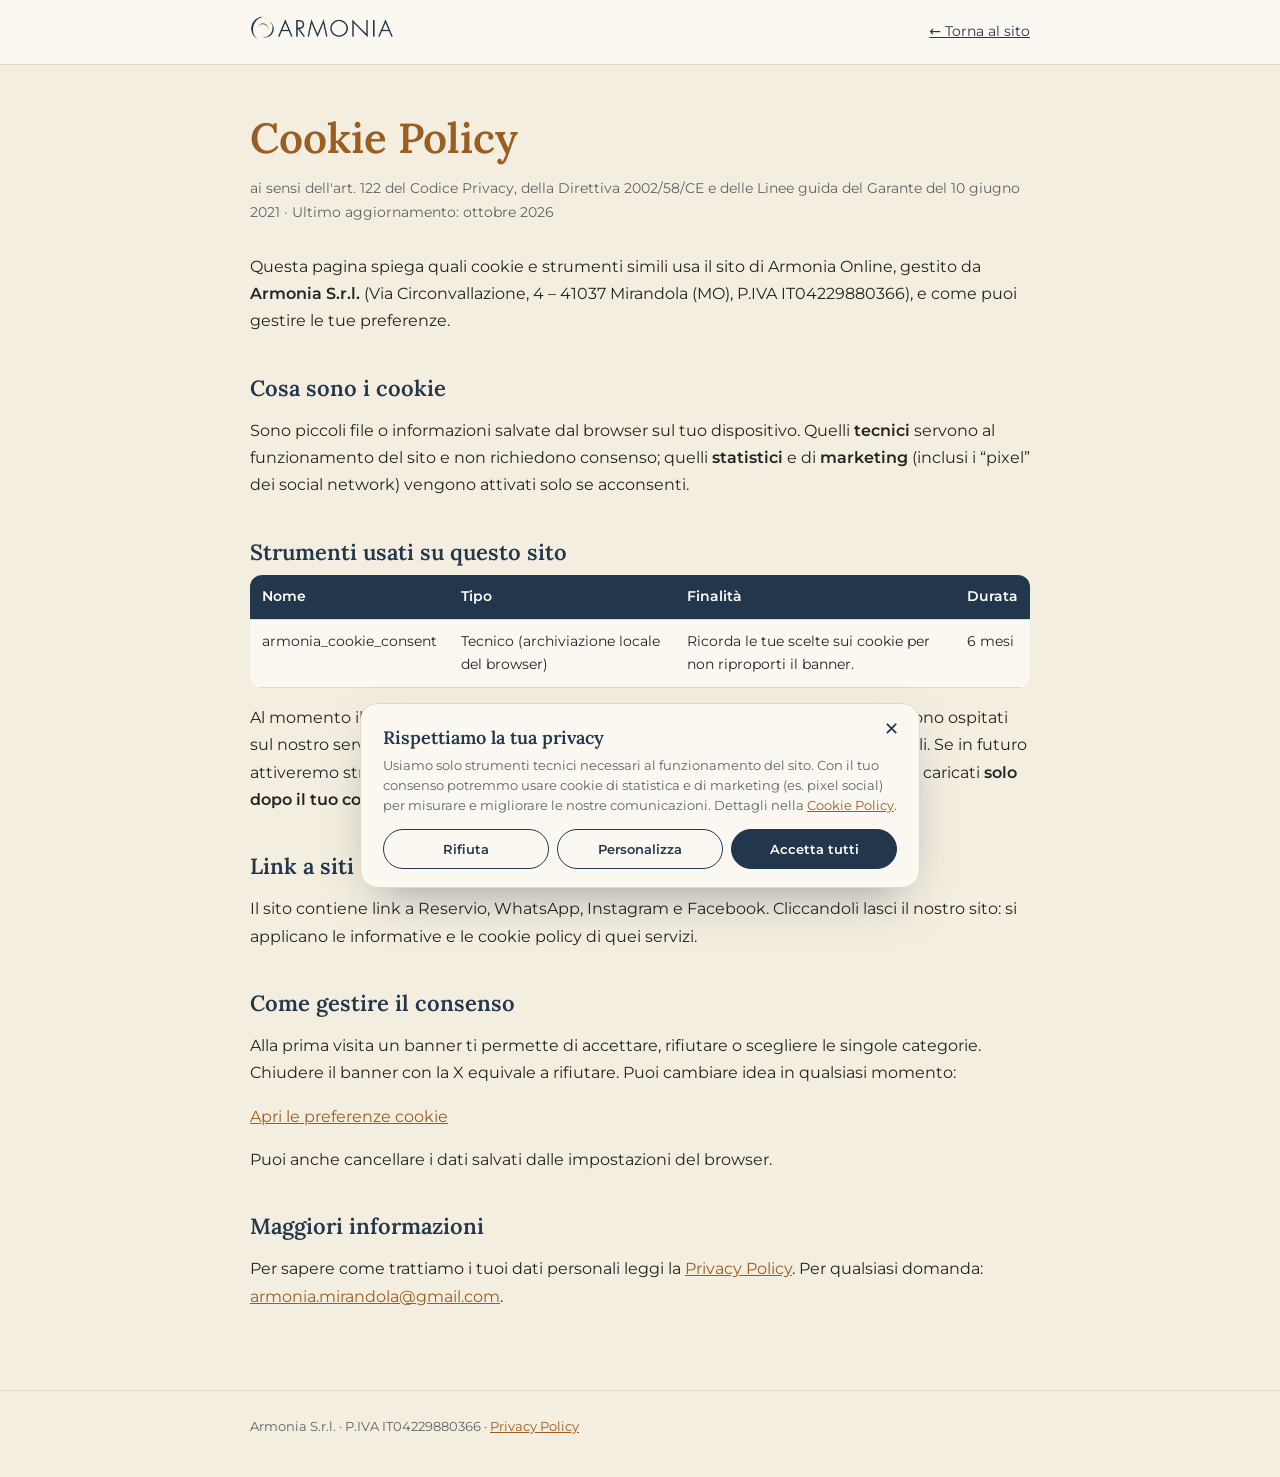
<file: cookie.html>
<!DOCTYPE html>
<html lang="it">
<head>
  <meta charset="UTF-8">
  <meta name="viewport" content="width=device-width, initial-scale=1">
  <meta http-equiv="Content-Security-Policy" content="upgrade-insecure-requests">
  <title>Cookie Policy — Armonia Online</title>
  <meta name="robots" content="noindex">
  <link rel="stylesheet" href="fonts/fonts.css">
  <link rel="stylesheet" href="legal.css">
  <!-- BOZZA: aggiornare la tabella ogni volta che si aggiunge uno strumento di terze parti (es. Meta Pixel). -->
</head>
<body>
<header><div class="in"><a href="index.html"><img src="img/logo-armonia.png" alt="Armonia"></a><a href="index.html">← Torna al sito</a></div></header>
<main>
  <h1>Cookie Policy</h1>
  <p class="upd">ai sensi dell'art. 122 del Codice Privacy, della Direttiva 2002/58/CE e delle Linee guida del Garante del 10 giugno 2021 · Ultimo aggiornamento: ottobre 2026</p>

  <p>Questa pagina spiega quali cookie e strumenti simili usa il sito di Armonia Online, gestito da <b>Armonia S.r.l.</b> (Via Circonvallazione, 4 – 41037 Mirandola (MO), P.IVA IT04229880366), e come puoi gestire le tue preferenze.</p>

  <h2>Cosa sono i cookie</h2>
  <p>Sono piccoli file o informazioni salvate dal browser sul tuo dispositivo. Quelli <b>tecnici</b> servono al funzionamento del sito e non richiedono consenso; quelli <b>statistici</b> e di <b>marketing</b> (inclusi i “pixel” dei social network) vengono attivati solo se acconsenti.</p>

  <h2>Strumenti usati su questo sito</h2>
  <div class="tw"><table>
    <tr><th>Nome</th><th>Tipo</th><th>Finalità</th><th>Durata</th></tr>
    <tr><td>armonia_cookie_consent</td><td>Tecnico (archiviazione locale del browser)</td><td>Ricorda le tue scelte sui cookie per non riproporti il banner.</td><td>6 mesi</td></tr>
    <!-- Esempio da aggiungere se si attiva il pixel:
    <tr><td>_fbp (Meta Pixel)</td><td>Marketing – terza parte (Meta Platforms Ireland)</td><td>Misurare le conversioni e mostrare annunci pertinenti.</td><td>3 mesi</td></tr>
    -->
  </table></div>
  <p>Al momento il sito <b>non usa cookie statistici né di marketing</b>. I caratteri tipografici sono ospitati sul nostro server, quindi non avviene alcuna connessione a servizi esterni per caricarli. Se in futuro attiveremo strumenti di questo tipo (es. Meta Pixel), verranno elencati qui e saranno caricati <b>solo dopo il tuo consenso</b>.</p>

  <h2>Link a siti esterni</h2>
  <p>Il sito contiene link a Reservio, WhatsApp, Instagram e Facebook. Cliccandoli lasci il nostro sito: si applicano le informative e le cookie policy di quei servizi.</p>

  <h2>Come gestire il consenso</h2>
  <p>Alla prima visita un banner ti permette di accettare, rifiutare o scegliere le singole categorie. Chiudere il banner con la X equivale a rifiutare. Puoi cambiare idea in qualsiasi momento:</p>
  <p><button class="link" type="button" data-cookie-prefs>Apri le preferenze cookie</button></p>
  <p>Puoi anche cancellare i dati salvati dalle impostazioni del browser.</p>

  <h2>Maggiori informazioni</h2>
  <p>Per sapere come trattiamo i tuoi dati personali leggi la <a href="privacy.html">Privacy Policy</a>. Per qualsiasi domanda: <a href="mailto:armonia.mirandola@gmail.com">armonia.mirandola@gmail.com</a>.</p>
</main>
<footer><div class="in">Armonia S.r.l. · P.IVA IT04229880366 · <a href="privacy.html">Privacy Policy</a></div></footer>
<script src="cookie-consent.js" defer></script>
</body>
</html>
</file>
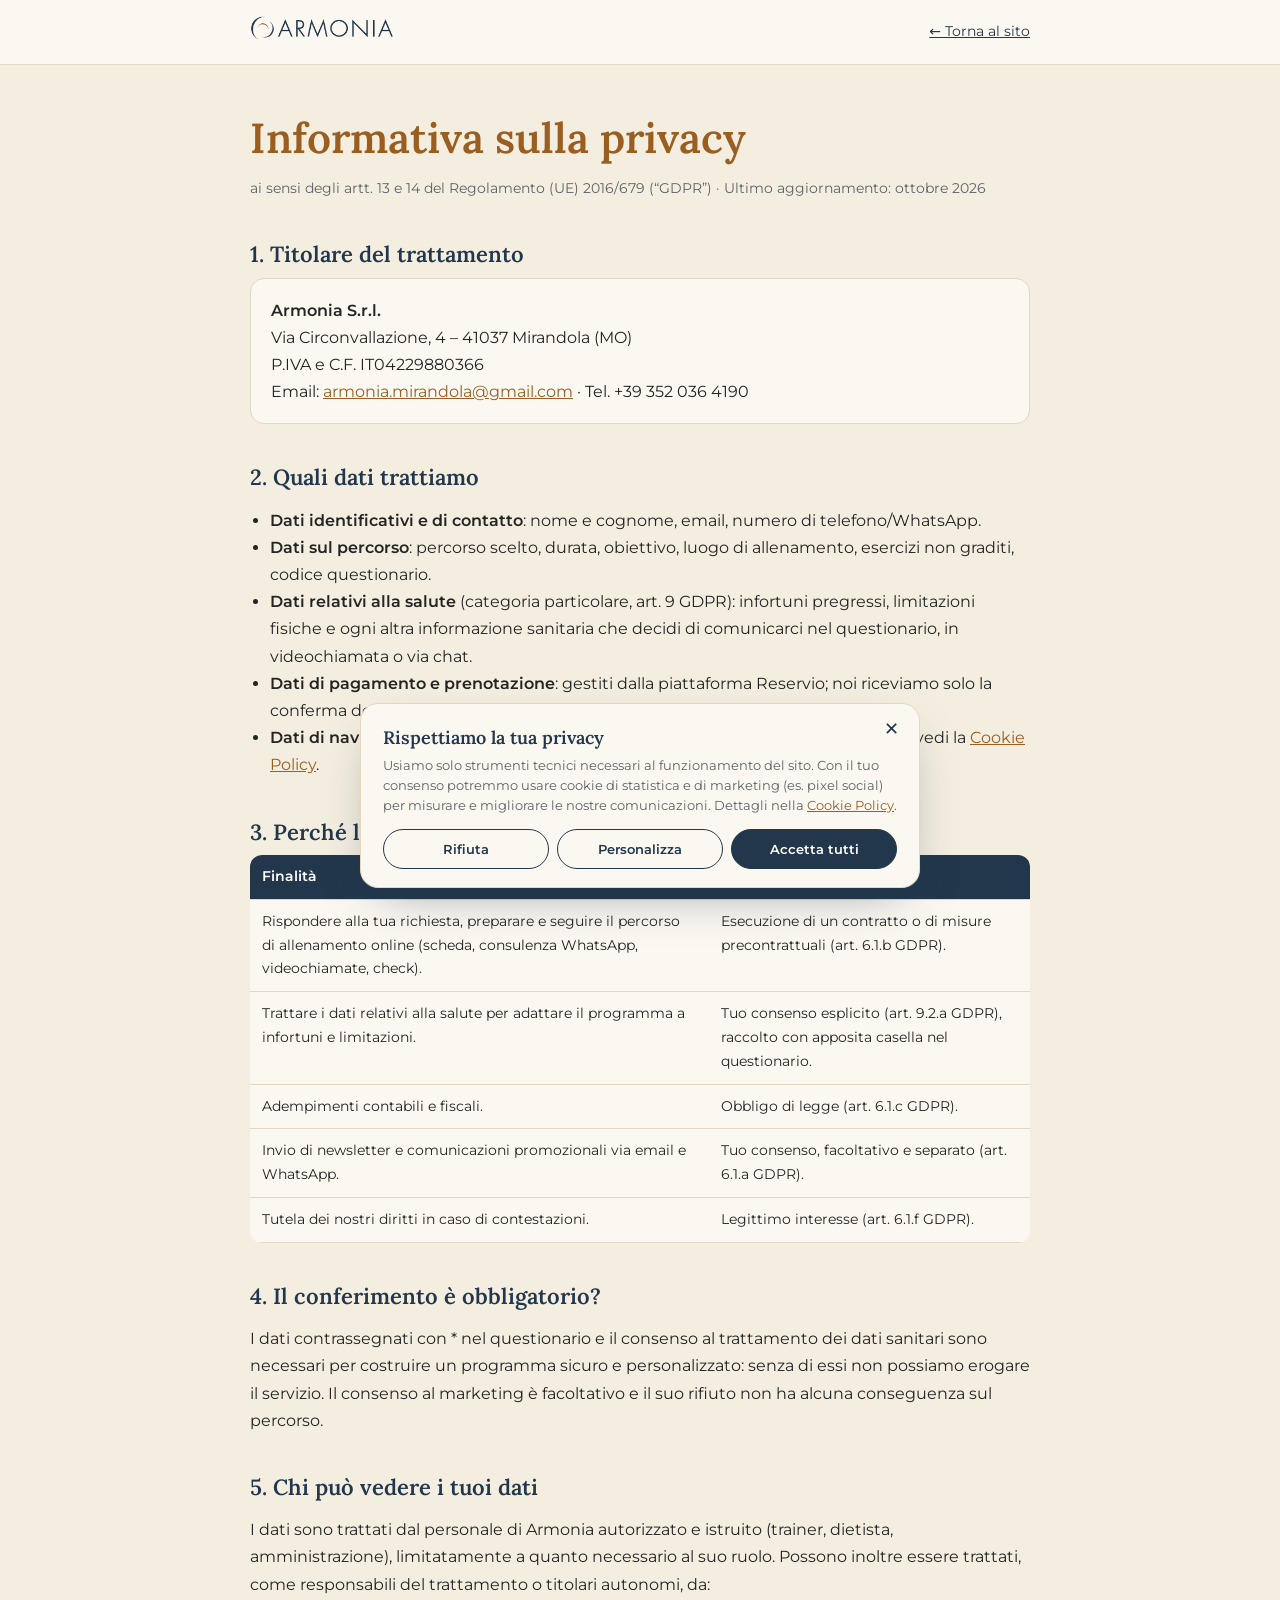
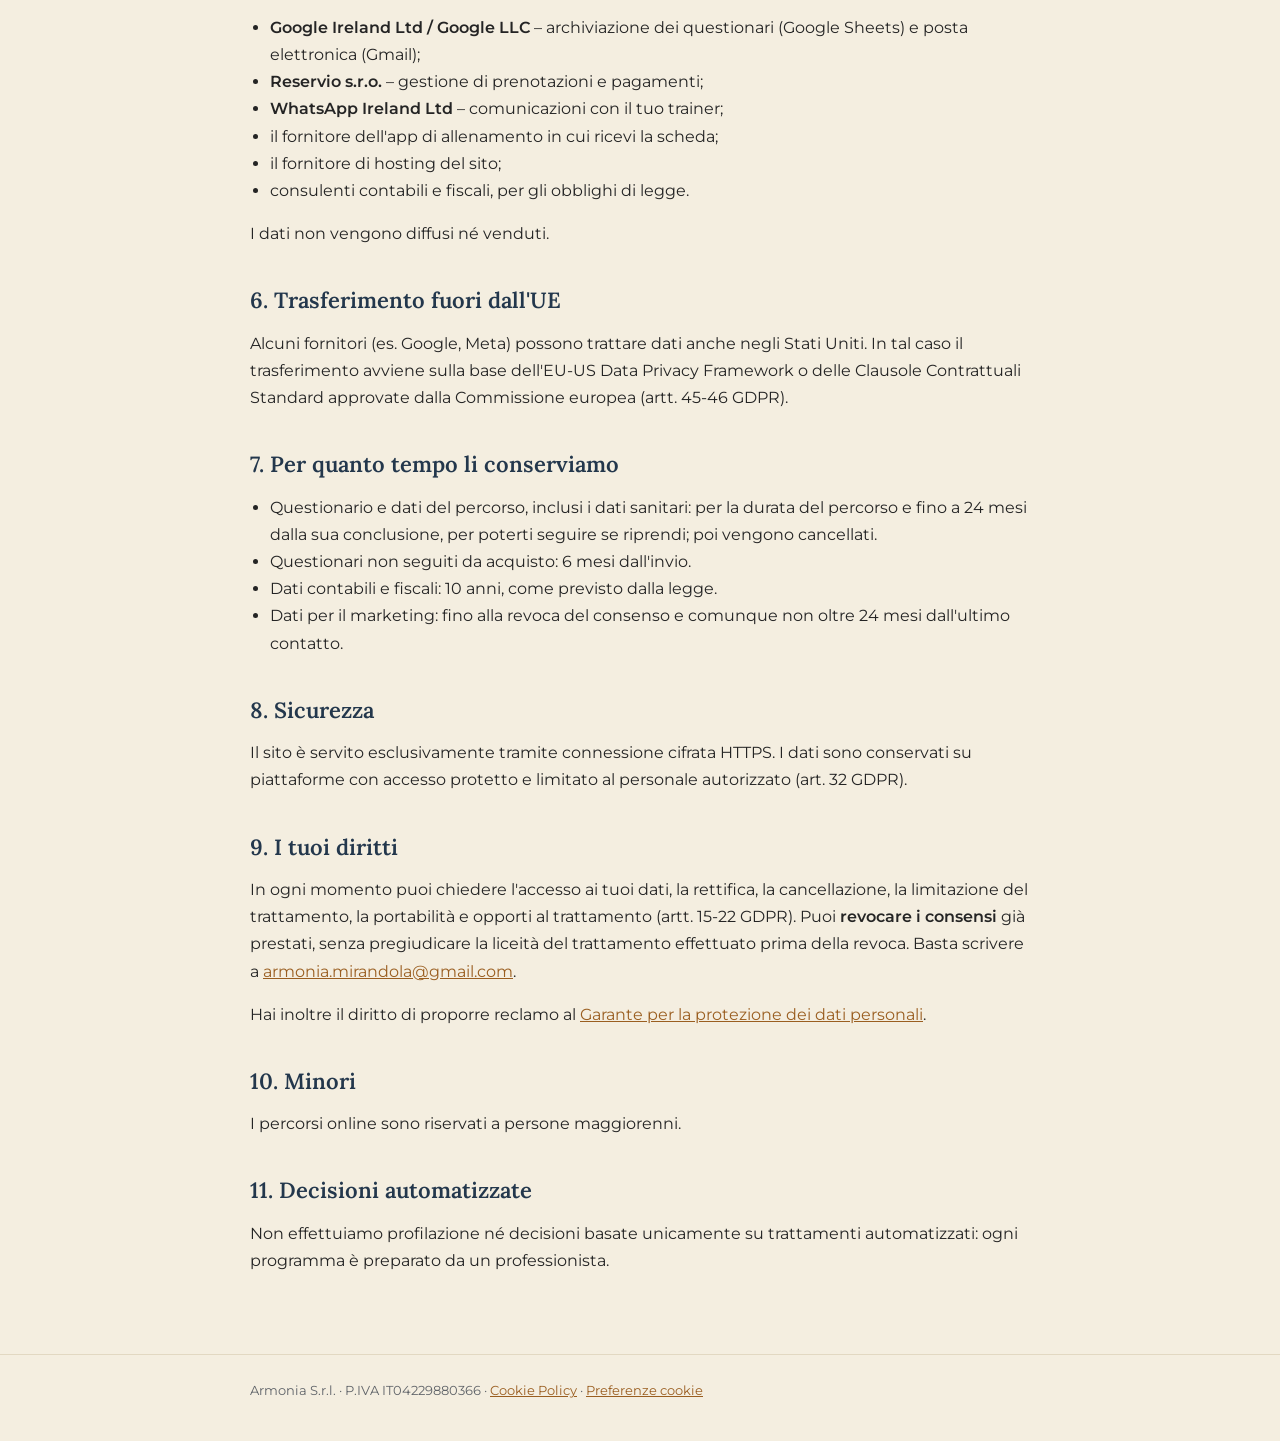
<file: privacy.html>
<!DOCTYPE html>
<html lang="it">
<head>
  <meta charset="UTF-8">
  <meta name="viewport" content="width=device-width, initial-scale=1">
  <meta http-equiv="Content-Security-Policy" content="upgrade-insecure-requests">
  <title>Privacy Policy — Armonia Online</title>
  <meta name="robots" content="noindex">
  <link rel="stylesheet" href="fonts/fonts.css">
  <link rel="stylesheet" href="legal.css">
  <!--
    BOZZA redatta sulla base del funzionamento della landing.
    Da far verificare a un consulente privacy prima della pubblicazione
    e completare i campi indicati con TODO.
  -->
</head>
<body>
<header><div class="in"><a href="index.html"><img src="img/logo-armonia.png" alt="Armonia"></a><a href="index.html">← Torna al sito</a></div></header>
<main>
  <h1>Informativa sulla privacy</h1>
  <p class="upd">ai sensi degli artt. 13 e 14 del Regolamento (UE) 2016/679 (“GDPR”) · Ultimo aggiornamento: ottobre 2026</p>

  <h2>1. Titolare del trattamento</h2>
  <div class="box">
    <b>Armonia S.r.l.</b><br>
    Via Circonvallazione, 4 – 41037 Mirandola (MO)<br>
    P.IVA e C.F. IT04229880366<br>
    Email: <a href="mailto:armonia.mirandola@gmail.com">armonia.mirandola@gmail.com</a> · Tel. +39 352 036 4190
    <!-- TODO: indicare PEC se disponibile -->
  </div>

  <h2>2. Quali dati trattiamo</h2>
  <ul>
    <li><b>Dati identificativi e di contatto</b>: nome e cognome, email, numero di telefono/WhatsApp.</li>
    <li><b>Dati sul percorso</b>: percorso scelto, durata, obiettivo, luogo di allenamento, esercizi non graditi, codice questionario.</li>
    <li><b>Dati relativi alla salute</b> (categoria particolare, art. 9 GDPR): infortuni pregressi, limitazioni fisiche e ogni altra informazione sanitaria che decidi di comunicarci nel questionario, in videochiamata o via chat.</li>
    <li><b>Dati di pagamento e prenotazione</b>: gestiti dalla piattaforma Reservio; noi riceviamo solo la conferma della prenotazione e del pagamento, non i dati della tua carta.</li>
    <li><b>Dati di navigazione</b>: dati tecnici necessari al funzionamento del sito. Per i cookie vedi la <a href="cookie.html">Cookie Policy</a>.</li>
  </ul>

  <h2>3. Perché li trattiamo e su quale base giuridica</h2>
  <div class="tw"><table>
    <tr><th>Finalità</th><th>Base giuridica</th></tr>
    <tr><td>Rispondere alla tua richiesta, preparare e seguire il percorso di allenamento online (scheda, consulenza WhatsApp, videochiamate, check).</td><td>Esecuzione di un contratto o di misure precontrattuali (art. 6.1.b GDPR).</td></tr>
    <tr><td>Trattare i dati relativi alla salute per adattare il programma a infortuni e limitazioni.</td><td>Tuo consenso esplicito (art. 9.2.a GDPR), raccolto con apposita casella nel questionario.</td></tr>
    <tr><td>Adempimenti contabili e fiscali.</td><td>Obbligo di legge (art. 6.1.c GDPR).</td></tr>
    <tr><td>Invio di newsletter e comunicazioni promozionali via email e WhatsApp.</td><td>Tuo consenso, facoltativo e separato (art. 6.1.a GDPR).</td></tr>
    <tr><td>Tutela dei nostri diritti in caso di contestazioni.</td><td>Legittimo interesse (art. 6.1.f GDPR).</td></tr>
  </table></div>

  <h2>4. Il conferimento è obbligatorio?</h2>
  <p>I dati contrassegnati con * nel questionario e il consenso al trattamento dei dati sanitari sono necessari per costruire un programma sicuro e personalizzato: senza di essi non possiamo erogare il servizio. Il consenso al marketing è facoltativo e il suo rifiuto non ha alcuna conseguenza sul percorso.</p>

  <h2>5. Chi può vedere i tuoi dati</h2>
  <p>I dati sono trattati dal personale di Armonia autorizzato e istruito (trainer, dietista, amministrazione), limitatamente a quanto necessario al suo ruolo. Possono inoltre essere trattati, come responsabili del trattamento o titolari autonomi, da:</p>
  <ul>
    <li><b>Google Ireland Ltd / Google LLC</b> – archiviazione dei questionari (Google Sheets) e posta elettronica (Gmail);</li>
    <li><b>Reservio s.r.o.</b> – gestione di prenotazioni e pagamenti;</li>
    <li><b>WhatsApp Ireland Ltd</b> – comunicazioni con il tuo trainer;</li>
    <li>il fornitore dell'app di allenamento in cui ricevi la scheda; <!-- TODO: indicare nome dell'app --></li>
    <li>il fornitore di hosting del sito; <!-- TODO: indicare (es. Netlify, Aruba...) --></li>
    <li>consulenti contabili e fiscali, per gli obblighi di legge.</li>
  </ul>
  <p>I dati non vengono diffusi né venduti.</p>

  <h2>6. Trasferimento fuori dall'UE</h2>
  <p>Alcuni fornitori (es. Google, Meta) possono trattare dati anche negli Stati Uniti. In tal caso il trasferimento avviene sulla base dell'EU-US Data Privacy Framework o delle Clausole Contrattuali Standard approvate dalla Commissione europea (artt. 45-46 GDPR).</p>

  <h2>7. Per quanto tempo li conserviamo</h2>
  <ul>
    <li>Questionario e dati del percorso, inclusi i dati sanitari: per la durata del percorso e fino a 24 mesi dalla sua conclusione, per poterti seguire se riprendi; poi vengono cancellati.</li>
    <li>Questionari non seguiti da acquisto: 6 mesi dall'invio.</li>
    <li>Dati contabili e fiscali: 10 anni, come previsto dalla legge.</li>
    <li>Dati per il marketing: fino alla revoca del consenso e comunque non oltre 24 mesi dall'ultimo contatto.</li>
  </ul>

  <h2>8. Sicurezza</h2>
  <p>Il sito è servito esclusivamente tramite connessione cifrata HTTPS. I dati sono conservati su piattaforme con accesso protetto e limitato al personale autorizzato (art. 32 GDPR).</p>

  <h2>9. I tuoi diritti</h2>
  <p>In ogni momento puoi chiedere l'accesso ai tuoi dati, la rettifica, la cancellazione, la limitazione del trattamento, la portabilità e opporti al trattamento (artt. 15-22 GDPR). Puoi <b>revocare i consensi</b> già prestati, senza pregiudicare la liceità del trattamento effettuato prima della revoca. Basta scrivere a <a href="mailto:armonia.mirandola@gmail.com">armonia.mirandola@gmail.com</a>.</p>
  <p>Hai inoltre il diritto di proporre reclamo al <a href="https://www.garanteprivacy.it" target="_blank" rel="noopener">Garante per la protezione dei dati personali</a>.</p>

  <h2>10. Minori</h2>
  <p>I percorsi online sono riservati a persone maggiorenni.</p>

  <h2>11. Decisioni automatizzate</h2>
  <p>Non effettuiamo profilazione né decisioni basate unicamente su trattamenti automatizzati: ogni programma è preparato da un professionista.</p>
</main>
<footer><div class="in">Armonia S.r.l. · P.IVA IT04229880366 · <a href="cookie.html">Cookie Policy</a> · <a href="#" data-cookie-prefs>Preferenze cookie</a></div></footer>
<script src="cookie-consent.js" defer></script>
</body>
</html>
</file>
<file: fonts/fonts.css>
/* Font ospitati localmente (Lora, Montserrat — SIL Open Font License). Nessuna richiesta a Google. */
@font-face {
  font-family: 'Lora';
  font-style: italic;
  font-weight: 500;
  font-display: swap;
  src: url(lora-italic-latin-ext.woff2) format('woff2');
  unicode-range: U+0100-02BA, U+02BD-02C5, U+02C7-02CC, U+02CE-02D7, U+02DD-02FF, U+0304, U+0308, U+0329, U+1D00-1DBF, U+1E00-1E9F, U+1EF2-1EFF, U+2020, U+20A0-20AB, U+20AD-20C0, U+2113, U+2C60-2C7F, U+A720-A7FF;
}
@font-face {
  font-family: 'Lora';
  font-style: italic;
  font-weight: 500;
  font-display: swap;
  src: url(lora-italic-latin.woff2) format('woff2');
  unicode-range: U+0000-00FF, U+0131, U+0152-0153, U+02BB-02BC, U+02C6, U+02DA, U+02DC, U+0304, U+0308, U+0329, U+2000-206F, U+20AC, U+2122, U+2191, U+2193, U+2212, U+2215, U+FEFF, U+FFFD;
}
@font-face {
  font-family: 'Lora';
  font-style: normal;
  font-weight: 500;
  font-display: swap;
  src: url(lora-normal-latin-ext.woff2) format('woff2');
  unicode-range: U+0100-02BA, U+02BD-02C5, U+02C7-02CC, U+02CE-02D7, U+02DD-02FF, U+0304, U+0308, U+0329, U+1D00-1DBF, U+1E00-1E9F, U+1EF2-1EFF, U+2020, U+20A0-20AB, U+20AD-20C0, U+2113, U+2C60-2C7F, U+A720-A7FF;
}
@font-face {
  font-family: 'Lora';
  font-style: normal;
  font-weight: 500;
  font-display: swap;
  src: url(lora-normal-latin.woff2) format('woff2');
  unicode-range: U+0000-00FF, U+0131, U+0152-0153, U+02BB-02BC, U+02C6, U+02DA, U+02DC, U+0304, U+0308, U+0329, U+2000-206F, U+20AC, U+2122, U+2191, U+2193, U+2212, U+2215, U+FEFF, U+FFFD;
}
@font-face {
  font-family: 'Lora';
  font-style: normal;
  font-weight: 600;
  font-display: swap;
  src: url(lora-normal-latin-ext.woff2) format('woff2');
  unicode-range: U+0100-02BA, U+02BD-02C5, U+02C7-02CC, U+02CE-02D7, U+02DD-02FF, U+0304, U+0308, U+0329, U+1D00-1DBF, U+1E00-1E9F, U+1EF2-1EFF, U+2020, U+20A0-20AB, U+20AD-20C0, U+2113, U+2C60-2C7F, U+A720-A7FF;
}
@font-face {
  font-family: 'Lora';
  font-style: normal;
  font-weight: 600;
  font-display: swap;
  src: url(lora-normal-latin.woff2) format('woff2');
  unicode-range: U+0000-00FF, U+0131, U+0152-0153, U+02BB-02BC, U+02C6, U+02DA, U+02DC, U+0304, U+0308, U+0329, U+2000-206F, U+20AC, U+2122, U+2191, U+2193, U+2212, U+2215, U+FEFF, U+FFFD;
}
@font-face {
  font-family: 'Montserrat';
  font-style: normal;
  font-weight: 400;
  font-display: swap;
  src: url(montserrat-normal-latin-ext.woff2) format('woff2');
  unicode-range: U+0100-02BA, U+02BD-02C5, U+02C7-02CC, U+02CE-02D7, U+02DD-02FF, U+0304, U+0308, U+0329, U+1D00-1DBF, U+1E00-1E9F, U+1EF2-1EFF, U+2020, U+20A0-20AB, U+20AD-20C0, U+2113, U+2C60-2C7F, U+A720-A7FF;
}
@font-face {
  font-family: 'Montserrat';
  font-style: normal;
  font-weight: 400;
  font-display: swap;
  src: url(montserrat-normal-latin.woff2) format('woff2');
  unicode-range: U+0000-00FF, U+0131, U+0152-0153, U+02BB-02BC, U+02C6, U+02DA, U+02DC, U+0304, U+0308, U+0329, U+2000-206F, U+20AC, U+2122, U+2191, U+2193, U+2212, U+2215, U+FEFF, U+FFFD;
}
@font-face {
  font-family: 'Montserrat';
  font-style: normal;
  font-weight: 500;
  font-display: swap;
  src: url(montserrat-normal-latin-ext.woff2) format('woff2');
  unicode-range: U+0100-02BA, U+02BD-02C5, U+02C7-02CC, U+02CE-02D7, U+02DD-02FF, U+0304, U+0308, U+0329, U+1D00-1DBF, U+1E00-1E9F, U+1EF2-1EFF, U+2020, U+20A0-20AB, U+20AD-20C0, U+2113, U+2C60-2C7F, U+A720-A7FF;
}
@font-face {
  font-family: 'Montserrat';
  font-style: normal;
  font-weight: 500;
  font-display: swap;
  src: url(montserrat-normal-latin.woff2) format('woff2');
  unicode-range: U+0000-00FF, U+0131, U+0152-0153, U+02BB-02BC, U+02C6, U+02DA, U+02DC, U+0304, U+0308, U+0329, U+2000-206F, U+20AC, U+2122, U+2191, U+2193, U+2212, U+2215, U+FEFF, U+FFFD;
}
@font-face {
  font-family: 'Montserrat';
  font-style: normal;
  font-weight: 600;
  font-display: swap;
  src: url(montserrat-normal-latin-ext.woff2) format('woff2');
  unicode-range: U+0100-02BA, U+02BD-02C5, U+02C7-02CC, U+02CE-02D7, U+02DD-02FF, U+0304, U+0308, U+0329, U+1D00-1DBF, U+1E00-1E9F, U+1EF2-1EFF, U+2020, U+20A0-20AB, U+20AD-20C0, U+2113, U+2C60-2C7F, U+A720-A7FF;
}
@font-face {
  font-family: 'Montserrat';
  font-style: normal;
  font-weight: 600;
  font-display: swap;
  src: url(montserrat-normal-latin.woff2) format('woff2');
  unicode-range: U+0000-00FF, U+0131, U+0152-0153, U+02BB-02BC, U+02C6, U+02DA, U+02DC, U+0304, U+0308, U+0329, U+2000-206F, U+20AC, U+2122, U+2191, U+2193, U+2212, U+2215, U+FEFF, U+FFFD;
}
</file>
<file: legal.css>
/* Stile condiviso delle pagine Privacy e Cookie Policy */
:root { --green: #23374C; --gold: #9A5E20; --cream: #F4EEE0; --paper: #FBF8F1; --line: #e2d8c2; --ink: #242424; --muted: #5f6368; }
* { box-sizing: border-box; }
body { margin: 0; background: var(--cream); color: var(--ink); font: 16px/1.7 "Montserrat", system-ui, sans-serif; }
header { border-bottom: 1px solid var(--line); background: var(--paper); }
header .in, main, footer .in { max-width: 820px; margin: 0 auto; padding: 0 20px; }
header .in { display: flex; align-items: center; justify-content: space-between; height: 64px; }
header img { height: 26px; }
header a { color: var(--green); font-size: 14px; }
main { padding: 48px 20px 64px; }
h1, h2 { font-family: "Lora", Georgia, serif; font-weight: 600; color: var(--gold); line-height: 1.2; }
h1 { font-size: clamp(30px, 5vw, 42px); margin: 0 0 6px; }
h2 { font-size: 22px; margin: 40px 0 10px; color: var(--green); }
.upd { color: var(--muted); font-size: 14px; margin-bottom: 28px; }
a { color: var(--gold); }
.box { background: var(--paper); border: 1px solid var(--line); border-radius: 14px; padding: 18px 20px; }
table { width: 100%; border-collapse: collapse; font-size: 14px; background: var(--paper); border-radius: 12px; overflow: hidden; }
th, td { text-align: left; padding: 10px 12px; border-bottom: 1px solid var(--line); vertical-align: top; }
th { background: var(--green); color: #fff; font-weight: 600; }
.tw { overflow-x: auto; }
ul { padding-left: 20px; }
footer { border-top: 1px solid var(--line); padding: 24px 0 40px; font-size: 13px; color: var(--muted); }
button.link { background: none; border: 0; padding: 0; color: var(--gold); text-decoration: underline; font: inherit; cursor: pointer; }
</file>
